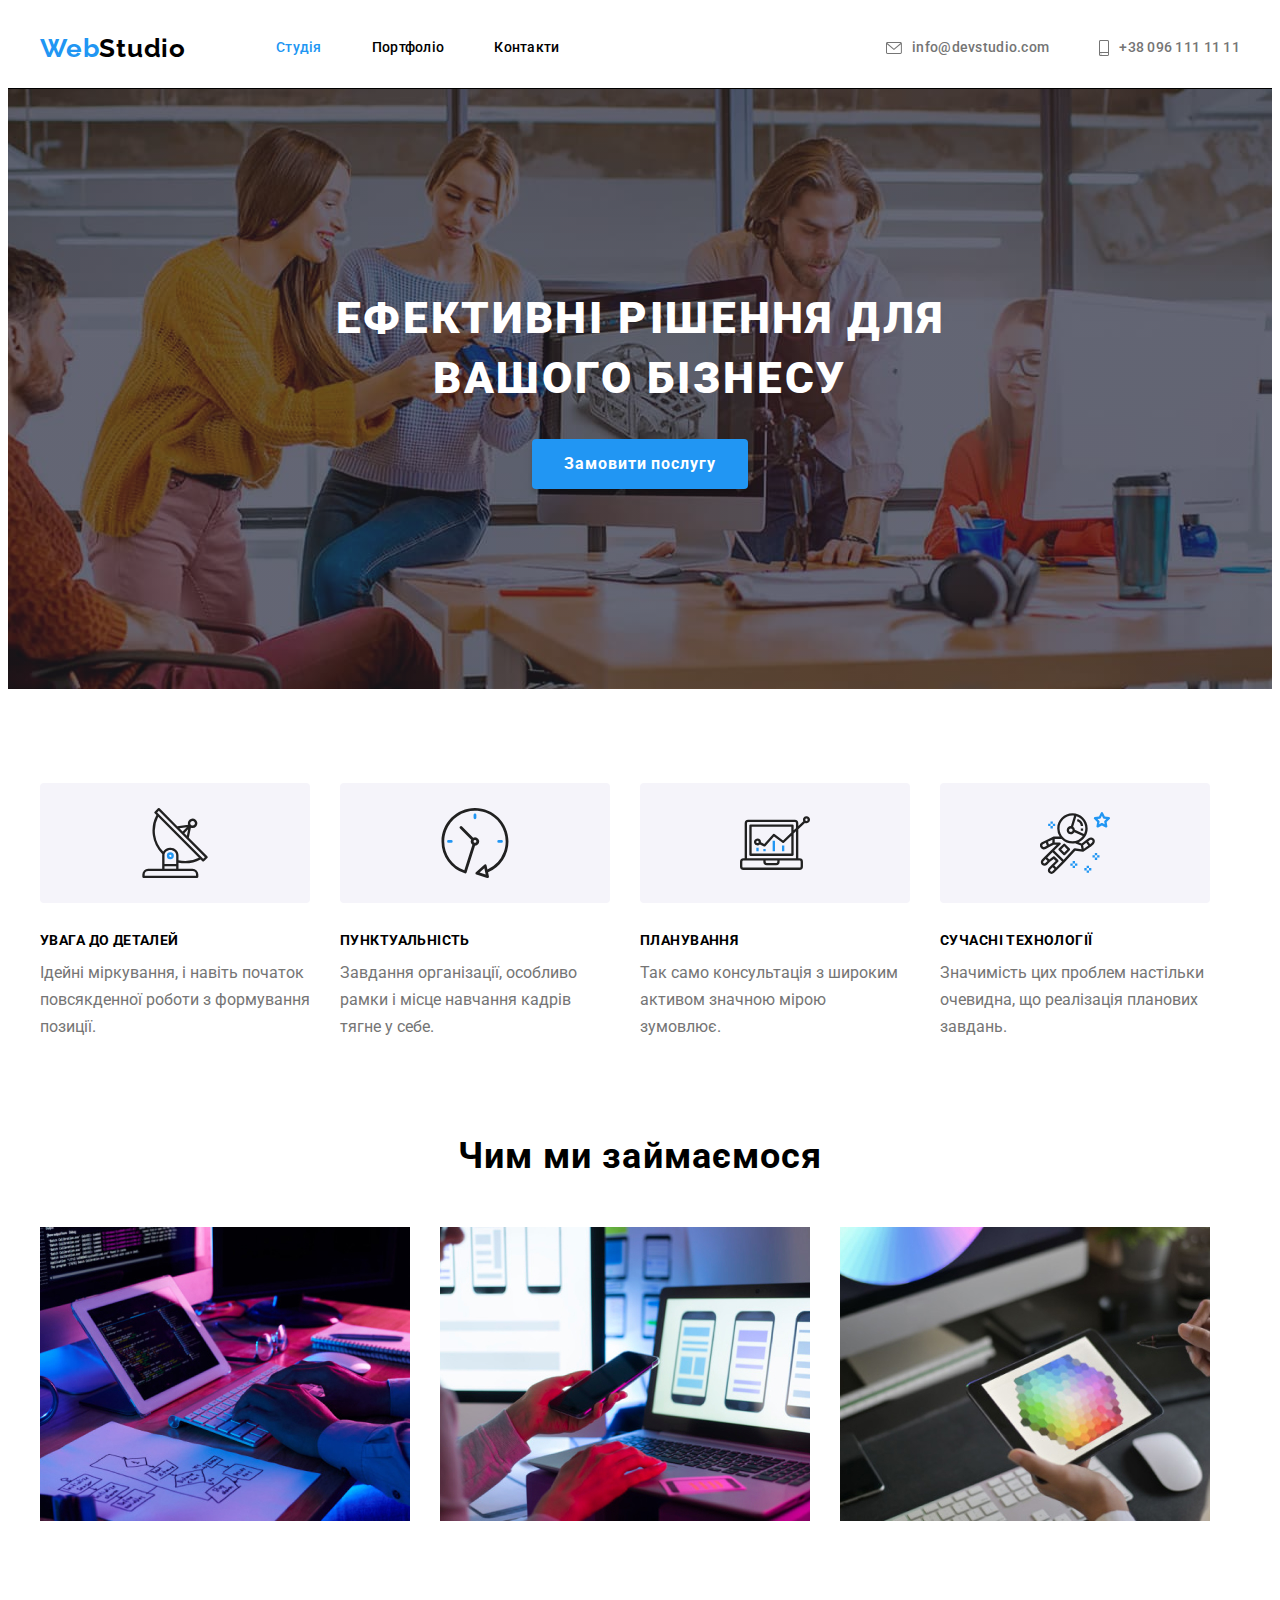
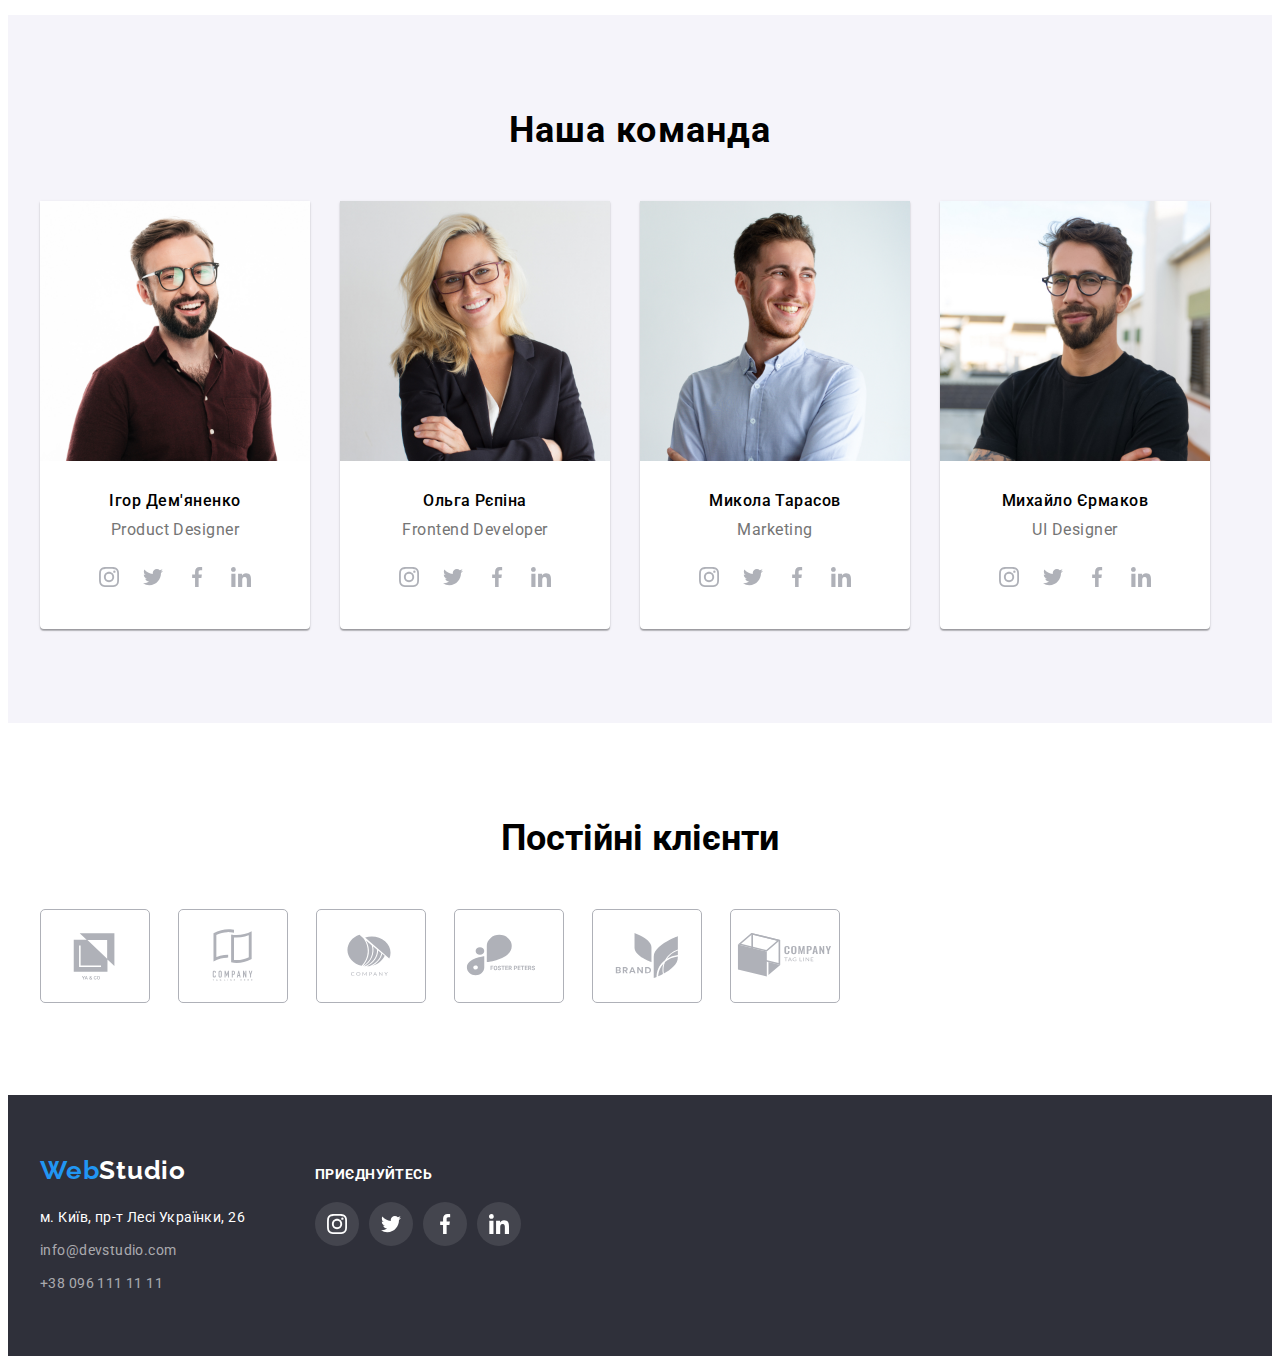
<file: index.html>
<!DOCTYPE html>
<html lang="uk">
<head>
    <meta charset="UTF-8">
    <meta http-equiv="X-UA-Compatible" content="IE=edge">
    <meta name="viewport" content="width=device-width, initial-scale=1.0">
    <title>Студія</title>
    <link rel="preconnect" href="https://fonts.googleapis.com">
    <link rel="preconnect" href="https://fonts.gstatic.com" crossorigin>
    <link href="https://fonts.googleapis.com/css2?family=Raleway:wght@700&family=Roboto:wght@400;500;700;900&display=swap" rel="stylesheet">
    <link rel="stylesheet" href="https://cdnjs.cloudflare.com/ajax/libs/modern-normalize/1.1.0/modern-normalize.min.css"
        integrity="sha512-wpPYUAdjBVSE4KJnH1VR1HeZfpl1ub8YT/NKx4PuQ5NmX2tKuGu6U/JRp5y+Y8XG2tV+wKQpNHVUX03MfMFn9Q=="
        crossorigin="anonymous" referrerpolicy="no-referrer">
    <link rel="stylesheet" href="./CSS/styles.css">
</head>
<body> 
   <header class="header">
    <div class="container-nav">
        <nav class="header-navigation">
        <a class="link-logo" href="/">Web<span class="logo-piece">Studio</span></a>
        <ul class="header-list list">
            <li class="header-item"> <a class="header-link current" href="./index.html">Студія</a></li>
            <li class="header-item"> <a class="header-link" href="./portfolio.html">Портфоліо</a></li>
            <li class="header-item"> <a class="header-link" href="#">Контакти</a></li>
        </ul>
    </nav>
    <ul class="header-contacts list">
         <li class="contacts-item">
            <a class="contacts-link" href="mailto:info@devstudio.com"><svg class="contacts-icon" width="16" height="12">
                <use href="./images/icons.svg#icon-envelope"></use>
            </svg>info@devstudio.com</a></li>
         <li class="contacts-item"><a class="contacts-link" href="tel:+380961111111"><svg class="contacts-icon" width="10" height="16">
            <use href="./images/icons.svg#icon-smartphone"></use>
        </svg>+38 096 111 11 11</a></li>
        
    </ul>
    </div>
   </header> 
   <main class="main">
    <section class="hero">
        <h1 class="hero-title">Ефективні рішення для вашого бізнесу</h1>
        <button class="hero-btn" type="button">Замовити послугу</button>
    </section>
    <section class="benefits">
        <div class="container-benefits">
        <h2 class="visually-hidden">Наші переваги</h2>
        <ul class="benefits-list list ">
            <li class="benefits-item">
            <div class="box-benefits">
             <svg width="70" height="70">
             <use href="./images/icons.svg#icon-antenna-1"></use>
             </svg>
            </div>
            <h3 class="benefits-title">УВАГА ДО ДЕТАЛЕЙ</h3>
                <p class="benefits-txt">Ідейні міркування, і навіть початок повсякденної роботи з формування позиції.</p></li>
            <li class="benefits-item">
                <div class="box-benefits">
                    <svg width="70" height="70">
                        <use href="./images/icons.svg#icon-clock-1"></use>
                    </svg>
                </div>
                <h3 class="benefits-title">ПУНКТУАЛЬНІСТЬ</h3>
                <p class="benefits-txt">Завдання організації, особливо рамки і місце навчання кадрів тягне у себе.</p></li>
            <li class="benefits-item">
                <div class="box-benefits">
                    <svg width="70" height="70">
                        <use href="./images/icons.svg#icon-diagram-1"></use>
                    </svg>
                </div>
                <h3 class="benefits-title">ПЛАНУВАННЯ</h3>
                <p class="benefits-txt">Так само консультація з широким активом значною мірою зумовлює.</p></li>
            <li class="benefits-item">
                <div class="box-benefits">
                    <svg width="70" height="70">
                        <use href="./images/icons.svg#icon-astronaut-1"></use>
                    </svg>
                </div>
                <h3 class="benefits-title">СУЧАСНІ ТЕХНОЛОГІЇ</h3>
                <p class="benefits-txt">Значимість цих проблем настільки очевидна, що реалізація планових завдань.</p></li>
        </ul>
        </div>
    </section>
    <section class="activity">
        <div class="container-activity">
        <h2 class="activity-title">Чим ми займаємося</h2>
        <ul class="activity-list list">
            <li class="activity-item"><img class="activity-img" src="./images/box(1).jpg" alt="Людина робить сируктуру сайту"></li>
            <li class="activity-item"><img class="activity-img" src="./images/box(2).jpg" alt="Людина оптимізує застосунок на комп'ютері"></li>
            <li class="activity-item"><img class="activity-img" src="./images/box(3).jpg" alt="Людина працює з кольорами на планшеті"></li>
        </ul>
        </div>
    </section>
    <section class="team">
        <div class="container-team">
        <h2 class="team-title">Наша команда</h2>
        <ul class="team-list list">
            <li class="team-item"><img class="member-img" src="./images/igor_demyanenko.jpg" width="270" height="260"  alt="фото Ігор Дем'яненко">
                <div class="container-members">  
                <h3 class="team-member">Ігор Дем'яненко</h3>
                <p class="team-txt" lang="en">Product Designer</p>
                    <ul class="team-soc-list">
                    <li class="team-soc-item">
                        <a href="" class="team-soc-link">
                        <svg class="team-soc-icon" width="20" height="20">
                            <use href="./images/icons.svg#icon-instagram-2"></use>
                        </svg></a>
                    </li>
                    <li class="team-soc-item">
                        <a href="" class="team-soc-link">
                        <svg class="team-soc-icon" width="20" height="20">
                            <use href="./images/icons.svg#icon-twitter-1"></use>
                        </svg></a>
                    </li>
                    <li class="team-soc-item">
                        <a href="" class="team-soc-link">
                        <svg class="team-soc-icon" width="20" height="20">
                            <use href="./images/icons.svg#icon-facebook-1"></use>
                        </svg></a>
                    </li>
                    <li class="team-soc-item">
                        <a href="" class="team-soc-link">
                        <svg class="team-soc-icon" width="20" height="20">
                            <use href="./images/icons.svg#icon-linkedin-1"></use>
                        </svg></a>
                    </li>
                    </ul>
                    </div>
            </li>
            <li class="team-item"><img class="member-img" src="./images/olga_repina.jpg" width="270" height="260"  alt="фото Ольга Репіна">
                <div class="container-members">
                <h3 class="team-member">Ольга Рєпіна</h3>
            <p class="team-txt"  lang="en">Frontend Developer</p>
            <ul class="team-soc-list">
                <li class="team-soc-item">
                    <a href="" class="team-soc-link">
                    <svg class="team-soc-icon" width="20" height="20">
                        <use href="./images/icons.svg#icon-instagram-2"></use>
                    </svg></a>
                </li>
                <li class="team-soc-item">
                    <a href="" class="team-soc-link">
                    <svg class="team-soc-icon"  width="20" height="20">
                        <use href="./images/icons.svg#icon-twitter-1"></use>
                    </svg></a>
                </li>
                <li class="team-soc-item">
                    <a href="" class="team-soc-link">
                    <svg class="team-soc-icon"  width="20" height="20">
                        <use href="./images/icons.svg#icon-facebook-1"></use>
                    </svg></a>
                </li>
                <li class="team-soc-item">
                    <a href="" class="team-soc-link">
                    <svg class="team-soc-icon" width="20" height="20">
                        <use href="./images/icons.svg#icon-linkedin-1"></use>
                    </svg></a>
                </li>
            </ul>
            </div>
            </li>
            <li class="team-item"><img class="member-img" src="./images/mykola_tarasov.jpg" width="270" height="260" alt="фото Микола Тарасов">
                <div class="container-members">
                <h3 class="team-member">Микола Тарасов</h3>
                <p class="team-txt"  lang="en">Marketing</p>
            <ul class="team-soc-list">
                <li class="team-soc-item">
                    <a href="" class="team-soc-link">
                    <svg class="team-soc-icon" width="20" height="20">
                        <use href="./images/icons.svg#icon-instagram-2"></use>
                    </svg></a>
                </li>
                <li class="team-soc-item">
                    <a href="" class="team-soc-link">
                    <svg class="team-soc-icon" width="20" height="20">
                        <use href="./images/icons.svg#icon-twitter-1"></use>
                    </svg></a>
                </li>
                <li class="team-soc-item">
                    <a href="" class="team-soc-link">
                    <svg class="team-soc-icon" width="20" height="20">
                        <use href="./images/icons.svg#icon-facebook-1"></use>
                    </svg></a>
                </li>
                <li class="team-soc-item">
                    <a href="" class="team-soc-link">
                    <svg class="team-soc-icon" width="20" height="20">
                        <use href="./images/icons.svg#icon-linkedin-1"></use>
                    </svg></a>
                </li>
            </ul>
            </div>
            </li>
            <li class="team-item"><img class="member-img"  src="./images/myhailo_ermakov.jpg" width="270" height="260" alt="фото Михайло Єрмаков">
                <div class="container-members">
                <h3 class="team-member">Михайло Єрмаков</h3>
                <p class="team-txt"  lang="en">UI Designer</p>
            <ul class="team-soc-list">
                <li class="team-soc-item">
                    <a href="" class="team-soc-link">
                    <svg class="team-soc-icon" width="20" height="20">
                        <use href="./images/icons.svg#icon-instagram-2"></use>
                    </svg></a>
                </li>
                <li class="team-soc-item">
                    <a href="" class="team-soc-link">
                    <svg class="team-soc-icon" width="20" height="20">
                        <use href="./images/icons.svg#icon-twitter-1"></use>
                    </svg></a>
                </li>
                <li class="team-soc-item">
                    <a href="" class="team-soc-link">
                    <svg class="team-soc-icon" width="20" height="20">
                        <use href="./images/icons.svg#icon-facebook-1"></use>
                    </svg></a>
                </li>
                <li class="team-soc-item">
                    <a href="" class="team-soc-link">
                    <svg class="team-soc-icon" width="20" height="20">
                        <use href="./images/icons.svg#icon-linkedin-1"></use>
                    </svg></a>
                </li>
            </ul>
            </div>
            </li>
        </ul>
        </div>
    </section>
    <section class="clients">
        <div class="container-clients">
        <h2 class="clients-title">Постійні клієнти</h2>
        <ul class="clients-list">
            <li class="clients-item">
                
                <a href="" class="clients-link">
                <svg class="clients-icon" width="106" height="60">
                    <use href="./images/icons.svg#icon-Logo"></use>
                </svg>
                </a>
                
            </li>
            <li class="clients-item">
                
                <a href="" class="clients-link">
                    <svg class="clients-icon" width="106" height="60">
                        <use href="./images/icons.svg#icon-Logo-1"></use>
                    </svg>
                </a>
                
            </li>
            <li class="clients-item">
                
                <a href="" class="clients-link">
                    <svg class="clients-icon" width="106" height="60">
                        <use href="./images/icons.svg#icon-Logo-2"></use>
                    </svg>
                </a>
                
            </li>
            <li class="clients-item">
                
                <a href="" class="clients-link">
                    <svg class="clients-icon" width="106" height="60">
                        <use href="./images/icons.svg#icon-Logo-3"></use>
                    </svg>
                </a>
                
            </li>
            <li class="clients-item">
                
                <a href="" class="clients-link">
                    <svg class="clients-icon" width="106" height="60">
                        <use href="./images/icons.svg#icon-Logo-4"></use>
                    </svg>
                </a>
                
            </li>
            <li class="clients-item">
                
                <a href="" class="clients-link">
                    <svg class="clients-icon" width="106" height="60">
                        <use href="./images/icons.svg#icon-Logo-5"></use>
                    </svg>
                </a>
                
            </li>
        </ul>
        </div>
    </section>
</main>
    <footer class="footer">
    <div class="container-footer">
    <div class="box-adress">
    <a class="link-logo" href="/">Web<span class="logo-piece-footer">Studio</span></a>
    <address class="address">
        <ul class="address-list list">
            <li class="address-item"><a class="address-link" href="https://goo.gl/maps/CPtrU1FHBa2aNyZL9" target="_blank" rel="noopener noreferrer nofollow">м. Київ, пр-т Лесі
                Українки, 26</a>
            </li>
            <li class="address-item"><a class="footer-link" href="mailto:info@devstudio.com">info@devstudio.com</a></li>
            <li class="address-item"><a class="footer-link"  href="tel:+380961111111">+38 096 111 11 11</a></li>
        </ul>
    </address>
    </div>
    <div class="box-footer-soc">
        <p class="footer-txt">приєднуйтесь</p>
        <ul class="footer-soc-list">
            <li class="footer-soc-item">
                <a href="" class="footer-soc-link">
                    <svg class="footer-soc-icon" width="20" height="20">
                        <use href="./images/icons.svg#icon-instagram-2"></use>
                    </svg></a>
            </li>
            <li class="footer-soc-item">
                <a href="" class="footer-soc-link">
                    <svg class="footer-soc-icon" width="20" height="20">
                        <use href="./images/icons.svg#icon-twitter-1"></use>
                    </svg></a>
            </li>
            <li class="footer-soc-item">
                <a href="" class="footer-soc-link">
                    <svg class="footer-soc-icon" width="20" height="20">
                        <use href="./images/icons.svg#icon-facebook-1"></use>
                    </svg></a>
            </li>
            <li class="footer-soc-item">
                <a href="" class="footer-soc-link">
                    <svg class="footer-soc-icon" width="20" height="20">
                        <use href="./images/icons.svg#icon-linkedin-1"></use>
                    </svg></a>
            </li>
        </ul>
    </div>
    </div>
    </footer>
</body> 
</html>
</file>
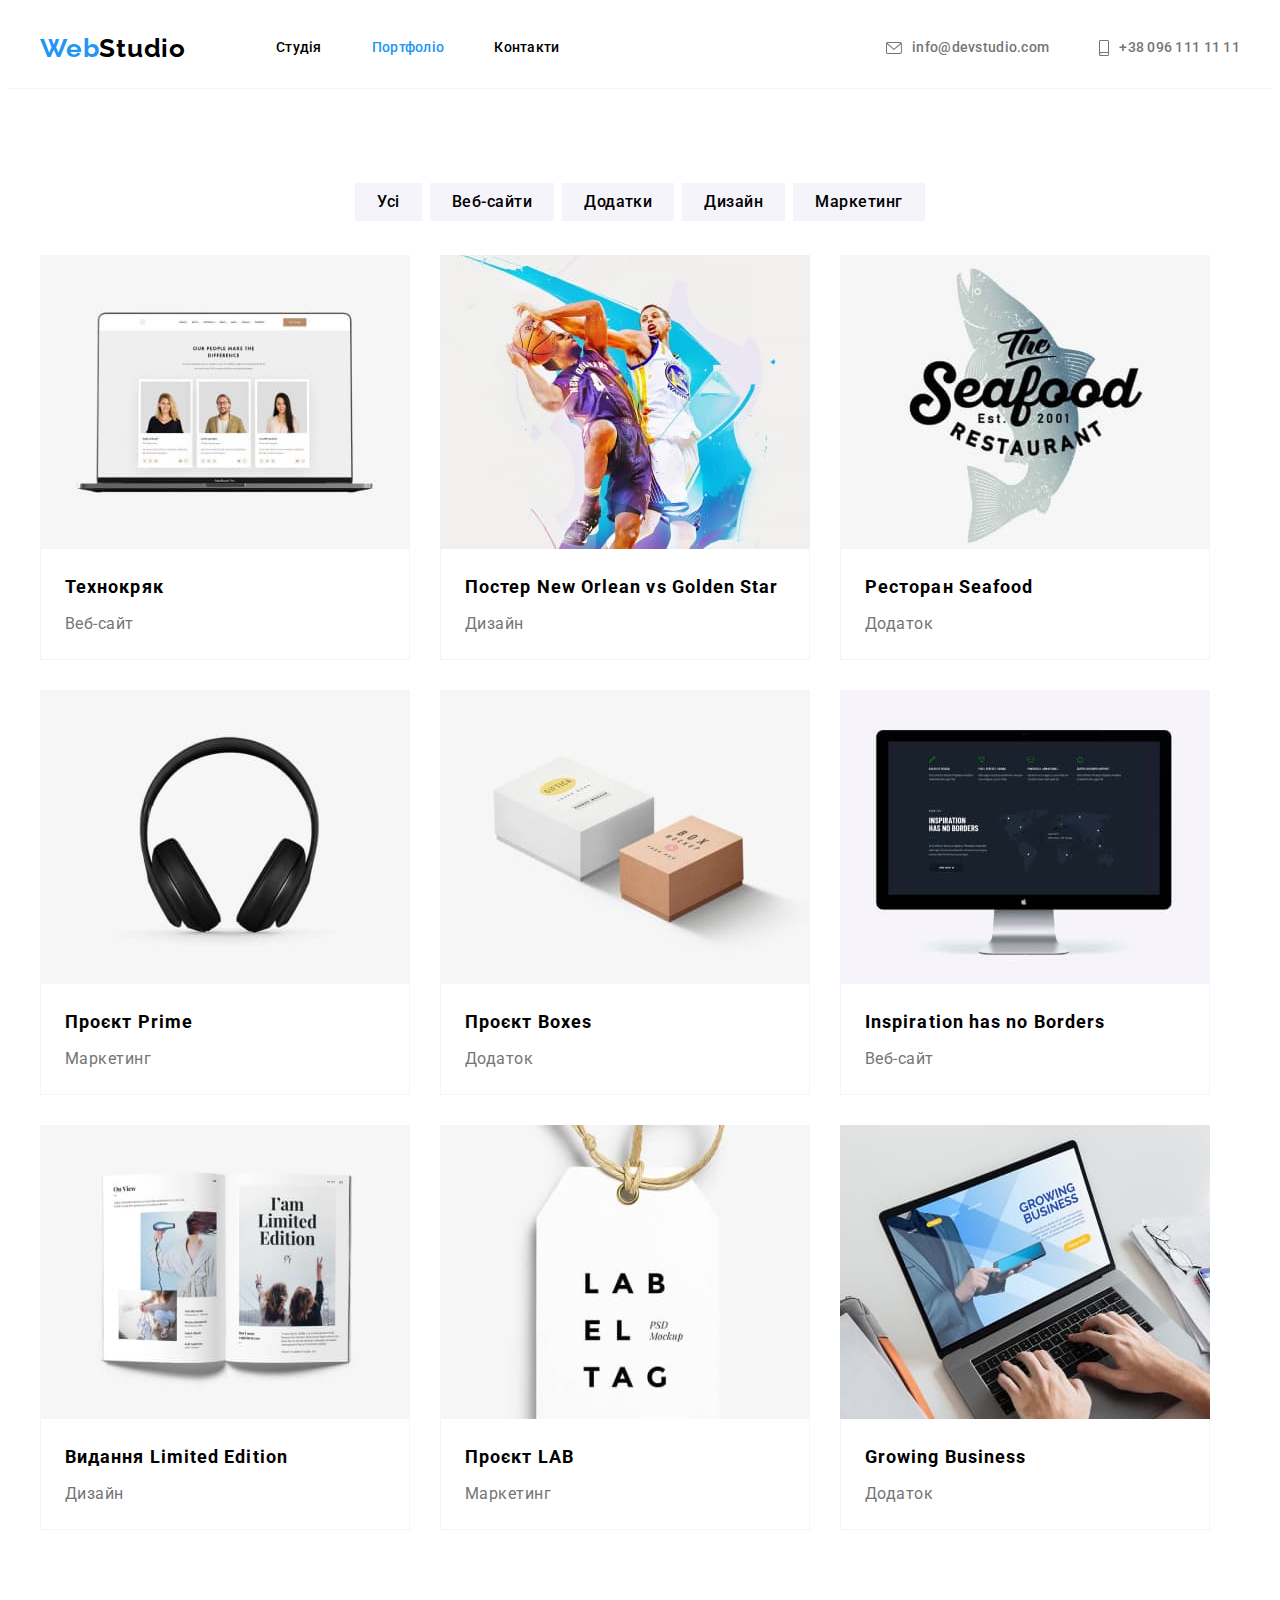
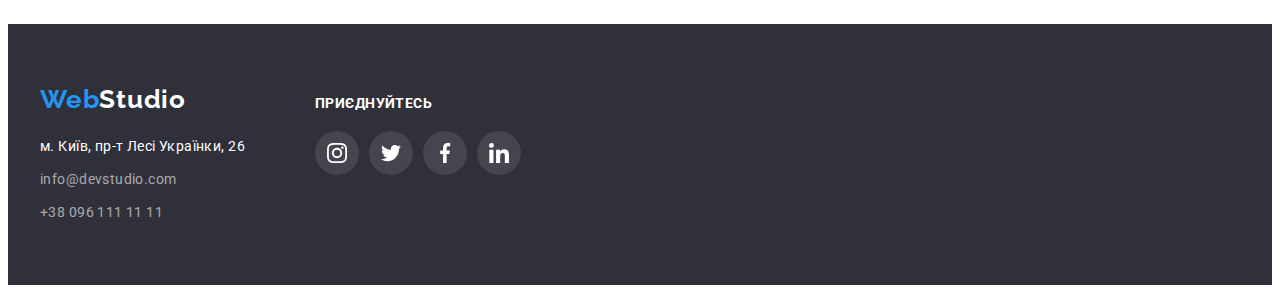
<file: portfolio.html>
<!DOCTYPE html>
<html lang="uk">
<head>
    <meta charset="UTF-8">
    <meta http-equiv="X-UA-Compatible" content="IE=edge">
    <meta name="viewport" content="width=device-width, initial-scale=1.0">
    <title>Портфоліо</title>
    <link rel="preconnect" href="https://fonts.googleapis.com">
    <link rel="preconnect" href="https://fonts.gstatic.com" crossorigin>
    <link href="https://fonts.googleapis.com/css2?family=Raleway:wght@700&family=Roboto:wght@400;500;700;900&display=swap" rel="stylesheet">
    <link rel="stylesheet" href="https://cdnjs.cloudflare.com/ajax/libs/modern-normalize/1.1.0/modern-normalize.min.css"
        integrity="sha512-wpPYUAdjBVSE4KJnH1VR1HeZfpl1ub8YT/NKx4PuQ5NmX2tKuGu6U/JRp5y+Y8XG2tV+wKQpNHVUX03MfMFn9Q=="
        crossorigin="anonymous" referrerpolicy="no-referrer">
    <link rel="stylesheet" href="./CSS/styles.css">
</head>
<body class="portfolio-body">
    <header class="header-portfolio">
        <div class="container-nav">
        <nav class="header-navigation">
            <a class="link-logo" href="/">Web<span class="logo-piece">Studio</span></a>
            <ul class="header-list list">
                <li class="header-item"> <a class="header-link" href="./index.html">Студія</a></li>
                <li class="header-item"> <a class="header-link current"  href="./portfolio.html">Портфоліо</a></li>
                <li class="header-item"> <a class="header-link" href="#">Контакти</a></li>
            </ul>
        </nav>
        <ul class="header-contacts list">
            <li class="contacts-item">
                <a class="contacts-link" href="mailto:info@devstudio.com"><svg class="contacts-icon" width="16" height="12">
                        <use href="./images/icons.svg#icon-envelope"></use>
                    </svg>info@devstudio.com</a>
            </li>
            <li class="contacts-item"><a class="contacts-link" href="tel:+380961111111"><svg class="contacts-icon" width="10"
                        height="16">
                        <use href="./images/icons.svg#icon-smartphone"></use>
                    </svg>+38 096 111 11 11</a></li>
        
        </ul>
        </div>
    </header>
    <main>
        <section class="portfolio">
            <div class="container-portfolio">
            <h1 class="visually-hidden">Портфоліо проектів</h1>
                <ul class="filter-list list">
                    <li><button class="filter-link" type="button">Усі</button></li>
                    <li><button class="filter-link" type="button">Веб-сайти</button></li>
                    <li><button class="filter-link" type="button">Додатки</button></li>
                    <li><button class="filter-link" type="button">Дизайн</button></li>
                    <li><button class="filter-link" type="button">Маркетинг</button></li>               
                </ul>
                <ul class="portfolio-list list">
                    <li class="portfolio-item">
                        <a href="" class="portfolio-link">
                        <img class="portfolio-img" src="./images/portfolio_1.jpg" width="370" height="294" alt="постер готового проекту">
                        <div class="txt-box"><h3 class="portfolio-title">Технокряк</h3>
                        <p class="portfolio-txt">Веб-сайт</p>
                    </div>
                    </a>
                    </li>
                    <li class="portfolio-item">
                        <a href="" class="portfolio-link">
                        <img class="portfolio-img" src="./images/portfolio_2.jpg" width="370" height="294" alt="постер готового проекту">
                        <div class="txt-box"><h3 class="portfolio-title">Постер New Orlean vs Golden Star</h3>
                        <p class="portfolio-txt">Дизайн</p>
                    </div>
                    </a>
                    </li>
                    <li class="portfolio-item"><a href="" class="portfolio-link">
                        <img class="portfolio-img" src="./images/portfolio_3.jpg" width="370" height="294" alt="постер готового проекту">
                        <div class="txt-box"><h3 class="portfolio-title">Ресторан Seafood</h3>
                        <p class="portfolio-txt">Додаток</p>
                    </div>
                </a>
                    </li>
                    <li class="portfolio-item"><a href="" class="portfolio-link">
                        <img class="portfolio-img" src="./images/portfolio_4.jpg" width="370" height="294" alt="постер готового проекту">
                        <div class="txt-box"><h3 class="portfolio-title">Проєкт Prime</h3>
                        <p class="portfolio-txt">Маркетинг</p>
                    </div>
                </a>
                    </li>
                    <li class="portfolio-item"><a href="" class="portfolio-link">
                        <img class="portfolio-img" src="./images/portfolio_5.jpg" width="370" height="294" alt="постер готового проекту">
                        <div class="txt-box"><h3 class="portfolio-title">Проєкт Boxes </h3>
                        <p class="portfolio-txt">Додаток</p>
                    </div>
                </a>
                    </li>
                    <li class="portfolio-item"><a href="" class="portfolio-link">
                        <img class="portfolio-img" src="./images/portfolio_6.jpg" width="370" height="294" alt="постер готового проекту">
                        <div class="txt-box"><h3 class="portfolio-title">Inspiration has no Borders</h3>
                        <p class="portfolio-txt">Веб-сайт</p>
                    </div>
                </a>
                    </li>
                    <li class="portfolio-item"><a href="" class="portfolio-link">
                        <img class="portfolio-img" src="./images/portfolio_7.jpg" width="370" height="294" alt="постер готового проекту">
                        <div class="txt-box"><h3 class="portfolio-title">Видання Limited Edition</h3>
                        <p class="portfolio-txt">Дизайн</p>
                    </div>
                </a>
                    </li>
                    <li class="portfolio-item"><a href="" class="portfolio-link">
                        <img class="portfolio-img" src="./images/portfolio_8.jpg" width="370" height="294" alt="постер готового проекту">
                        <div class="txt-box"><h3 class="portfolio-title">Проєкт LAB</h3>
                        <p class="portfolio-txt">Маркетинг</p>
                    </div>
                </a>
                    </li>
                    <li class="portfolio-item"><a href="" class="portfolio-link">
                        <img class="portfolio-img" src="./images/portfolio_9.jpg" width="370" height="294" alt="постер готового проекту">
                        <div class="txt-box"><h3 class="portfolio-title">Growing Business</h3>
                        <p class="portfolio-txt">Додаток</p>
                    </div>
                </a>
                    </li>
            </ul>
        </div>
        </section>
    </main>
    <footer class="footer">
        <div class="container-footer">
            <div class="box-adress">
                <a class="link-logo" href="/">Web<span class="logo-piece-footer">Studio</span></a>
                <address class="address">
                    <ul class="address-list list">
                        <li class="address-item"><a class="address-link" href="https://goo.gl/maps/CPtrU1FHBa2aNyZL9"
                                target="_blank" rel="noopener noreferrer nofollow">м. Київ, пр-т Лесі
                                Українки, 26</a>
                        </li>
                        <li class="address-item"><a class="footer-link"
                                href="mailto:info@devstudio.com">info@devstudio.com</a></li>
                        <li class="address-item"><a class="footer-link" href="tel:+380961111111">+38 096 111 11 11</a></li>
                    </ul>
                </address>
            </div>
            <div class="box-footer-soc">
                <p class="footer-txt">приєднуйтесь</p>
                <ul class="footer-soc-list">
                    <li class="footer-soc-item">
                        <a href="" class="footer-soc-link">
                            <svg class="footer-soc-icon" width="20" height="20">
                                <use href="./images/icons.svg#icon-instagram-2"></use>
                            </svg></a>
                    </li>
                    <li class="footer-soc-item">
                        <a href="" class="footer-soc-link">
                            <svg class="footer-soc-icon" width="20" height="20">
                                <use href="./images/icons.svg#icon-twitter-1"></use>
                            </svg></a>
                    </li>
                    <li class="footer-soc-item">
                        <a href="" class="footer-soc-link">
                            <svg class="footer-soc-icon" width="20" height="20">
                                <use href="./images/icons.svg#icon-facebook-1"></use>
                            </svg></a>
                    </li>
                    <li class="footer-soc-item">
                        <a href="" class="footer-soc-link">
                            <svg class="footer-soc-icon" width="20" height="20">
                                <use href="./images/icons.svg#icon-linkedin-1"></use>
                            </svg></a>
                    </li>
                </ul>
            </div>
        </div>
    </footer>
</body>
</html>
</file>
<file: CSS/styles.css>
:root{
    --primary-text-color:#000000;
    --akcent-text-color: #2196F3;
    --paragraph-text-color:#757575;
    --alternative-text-color:#FFFFFF;
    --backround-color:#FFFFFF;
}
p,
h1,
h2,
h3,
h4,
h5,
h6 {
    margin: 0;
}
ul,
ol {
    margin: 0;
    padding-left: 0;
    list-style-type: none;
}
button {
    cursor: pointer;
}
address {
    font-style: normal;
}
img {
    display: block;
}
body{
font-family: 'Roboto', sans-serif;
color:var(--primary-text-color);

}
.container-nav{
    width: 1200px;
    padding-left: 15px;
    padding-right: 15px;
}
.container-benefits,
.container-activity,
.container-team,
.container-footer,
.container-portfolio,
.container-clients{
    width: 1200px;
    margin-left: auto;
    margin-right: auto;
    padding-left: 15px;
    padding-right: 15px;
}
/*.list{
    list-style-type: none;  
}
/*--header style-*/
.link-logo{
    
display: flex;
align-items: center;
font-family: 'Raleway';
font-weight: 700;
font-size: 26px;
line-height: 1.19;
letter-spacing: 0.03em;
color: var(--akcent-text-color); 
text-decoration: none;  
}
.logo-piece{
color: var(--primary-text-color);  
}
.header{
    border-bottom: 1px solid;

}
.header-link{
    display: block;
    padding-top: 32px;
    padding-bottom: 32px;;
    font-weight: 500;
    font-size: 14px;
    line-height: 1.14;
    letter-spacing: 0.02em;
    text-decoration: none;
    color: var(--primary-text-color);
}
.header-link.current{
    color:var(--akcent-text-color)
}

.contacts-item{
    display: flex;
}
.contacts-icon{
    fill: var(--paragraph-text-color);
}
.contacts-item+.contacts-item{
    margin-left: 50px;
}
.contacts-link{
    display: flex;
    justify-content: center;
    align-items: center;
    gap: 10px;
    padding-top: 32px;
    padding-bottom: 32px;
    font-weight: 500;
    font-size: 14px;
    line-height: 1.14;
    letter-spacing: 0.02em;
    color:var(--paragraph-text-color);
    text-decoration: none;
}
.header-link:hover,
.address-link:hover,
.contacts-link:hover,
.footer-link:hover{
    color:var(--akcent-text-color);
}
.header-link:focus,
.address-link:focus,
.contacts-link:focus{
    color:var(--akcent-text-color);  
}
.contacts-link:hover .contacts-icon,
.contacts-link:focus .contacts-icon
{
    fill:var(--akcent-text-color);
}
.container-nav{
    display: flex;
    align-items: center;
    width: 1200px;
    margin-left: auto;
    margin-right: auto;
    padding-left: 15px;
    padding-right: 15px;
}
.header-navigation{
    display: flex;
}
.header-contacts{
display: flex;
margin-left: auto;
}
.header-list{
    display: flex;
    margin-left: 90px;
}
.header-item:not(:last-child){

    margin-right: 50px;
}
.header-portfolio{
    border-bottom: 1px solid rgb(245, 244 ,250);
}
/*main style*/
.hero{
    padding-top: 200px;
    padding-bottom: 200px;
    max-width: 1600px;
    margin-left: auto;
    margin-right: auto;
    background-color:#2F303A; 
    text-align: center;
    background-image: linear-gradient(rgba(47, 48, 58, 0.4), rgba(47, 48, 58, 0.4)), url(../images/hero.jpg);
    background-position: center;
    background-repeat: no-repeat;
    background-size: cover;
    
}
.hero-title{
    margin-left: auto;
    margin-right: auto;
    width: 696px;;
    font-weight: 900;
    font-size: 44px;
    line-height: 1.36;
    letter-spacing: 0.06em;
    text-transform: uppercase;
    color:var(--alternative-text-color);
}
.hero-btn{
        display: inline-block;
        padding: 10px 32px;
        margin-top: 30px;
        border: none;
        box-shadow: 0px 4px 4px rgba(0, 0, 0, 0.15);
        border-radius: 4px;
        font-family: inherit;
        font-weight: 700;
        font-size: 16px;
        line-height: 1.88;
        letter-spacing: 0.06em;
        color: var(--alternative-text-color);
        background-color: var(--akcent-text-color);
}
.hero-btn:hover,
.hero-btn:focus{
background-color: #188CE8;
}

/*--benefits style*/

.visually-hidden {
    position: absolute;
    white-space: nowrap;
    width: 1px;
    height: 1px;
    overflow: hidden;
    border: 0;
    padding: 0;
    clip: rect(0 0 0 0);
    clip-path: inset(50%);
    margin: -1px;
}
.benefits{
    padding-top: 94px;
    padding-bottom: 94px;
}
.benefits-list {
    display: flex;
}
.benefits-item{
    width: 270px;
}
.benefits-item +.benefits-item{
    margin-left: 30px;
}
.box-benefits{
    min-width: 270px;
    height: 120px;
    background-color: #F5F4FA;
    display: flex;
    align-items: center;
    justify-content: center;
    border-radius: 4px;
    margin-bottom: 30px;
}
/*.benefits-item::before{
    content: "";
    display: block;
    height: 120px;
    background-color:#F5F4FA ;
    border-radius: 4px;
    margin-bottom: 30px;
}
.benefits-item:nth-child(1)::before{
    background-image: url(./images/antenna/1.svg);
    background-repeat: no-repeat;
    background-position: center;
}
.benefits-item:nth-child(2)::before {
    background-image: url(../images/clock\ 1.svg);
    background-repeat: no-repeat;
    background-position: center;
}
.benefits-item:nth-child(3)::before {
    background-image: url(../images/diagram\ 1.svg);
    background-repeat: no-repeat;
    background-position: center;
}
.benefits-item:nth-child(4)::before {
    background-image: url(../images/astronaut\ 1.svg);
    background-repeat: no-repeat;
    background-position: center;
}*/
.benefits-title{
font-weight: 700;
font-size: 14px;
line-height: 1.14;
letter-spacing: 0.03em;
color:var(--primary-text-color);
}
.benefits-txt{
margin-top:  10px;
line-height: 1.71;
color:var(--paragraph-text-color) ;
}
.activity{
    padding-bottom: 94px;
}

.activity-title{
    margin-bottom: 50px;
    font-weight: 700;
    font-size: 36px;
    line-height: 1.17;
    letter-spacing: 0.03em;
    text-align: center;
}
.activity-list {
    display: flex;
}
.activity-item{
    width: 370px;
}
.activity-item+.activity-item {
    margin-left: 30px;
}
.activity-img{
    height: 294px;
}
.team{
    background-color:#F5F4FA;
    padding-top: 94px;
    padding-bottom: 94px;
}
.team-list{
    display: flex;
    
}
.team-item{
    background-color:var(--backround-color) ;
    width: 270px;
    box-shadow: 0px 1px 3px rgba(0, 0, 0, 0.12), 0px 1px 1px rgba(0, 0, 0, 0.14), 0px 2px 1px rgba(0, 0, 0, 0.2);
    border-radius: 0px 0px 4px 4px;
}
.team-item+.team-item{
    margin-left: 30px;
}
.team-title{
    margin-bottom: 50px;
    font-weight: 700;
    font-size: 36px;
    line-height: 1.17;
    text-align: center;
    letter-spacing: 0.03em;
}

.team-soc-list{
    display: flex;
    justify-content: center;
    align-items: center;
}
.team-soc-item{
    width: 44px;
    height: 44px;  
}
.team-soc-icon{
    fill: #AFB1B8;
}
.team-soc-link:hover,
.team-soc-link:focus{
    background-color:var(--akcent-text-color);
    
}
.team-soc-link:hover .team-soc-icon,
.team-soc-link:focus .team-soc-icon{
fill:var(--alternative-text-color);
}
.team-soc-link{
   display:flex;
   justify-content: center;
   align-items: center;
   border-radius: 50%;
   gap: 10px;
   width: 100%;
   height: 100%;
   
   
}

.container-members{
    padding-top: 30px;
    padding-bottom: 30px;
}
.team-member{
    margin-bottom: 10px;
    font-weight: 500;
    font-size: 16px;
    line-height: 1.19;
    letter-spacing: 0.03em;
    text-align: center;
    color: var(--primary-text-color);
}
.team-txt{
margin-bottom: 16px;
line-height: 1.19;
letter-spacing: 0.03em;
text-align: center;
color: var(--paragraph-text-color);
}
.container-clients{
padding-top: 94px;
padding-bottom: 94px;
}
.clients-title{
margin-bottom: 50px;
font-weight: 700;
font-size: 36px;
line-height:calc(42/36);
text-align: center;
}
.clients-list{
    display: flex;
    gap: 30px;
}
.clients-item{
    width: calc((100%-150px) / 6);
    height: 92px;
}
.clients-link{
    display: flex;
    justify-content: center;
    align-items: center;
    width: 100%;
    height: 100%;
    border: 1px solid #AFB1B8;
    border-radius: 5px;
}
.clients-icon{
    fill: #AFB1B8;
}
.clients-link:hover .clients-icon,
.clients-link:focus .clients-icon{
    fill: var(--akcent-text-color);
}
.clients-link:hover,
.clients-link:focus{
    border-color: var(--akcent-text-color);
}
.footer{
background-color:#2F303A;
padding-top: 60px;
padding-bottom: 60px;
}

.logo-piece-footer{
color:var(--alternative-text-color);
}
.address{
    margin-top: 20px;
}
.address-item:not(:last-child){
    margin-bottom: 9px;
}
.address-link {
 font-size: 14px;
 line-height: 1.71;
 letter-spacing: 0.03em;
 color: var(--alternative-text-color);
 text-decoration: none;
}
.footer-link{
font-size: 14px;
line-height: 1.71;
letter-spacing: 0.03em;
color: rgba(255, 255, 255, 0.6);
text-decoration: none;
}
.container-footer{
    display: flex;
    align-items: baseline;
    gap: 70px;
}
.footer-txt{
    font-weight: 700;
    font-size: 14px;
    line-height:calc(16/14);
    letter-spacing: 0.03em;
    color: var(--alternative-text-color);
    text-transform: uppercase;
    margin-bottom: 20px;
}
.footer-soc-list{
    display: flex;
    justify-content: center;
    align-items: center;
    gap: 10px;
}
.footer-soc-item{
    width: 44px;
    height: 44px;
    
    
    
}
.footer-soc-link{
    display: flex;
    justify-content: center;
    align-items: center;
    width: 100%;
    height:100%;
    background-color: rgba(255, 255, 255, 0.1);;
    border-radius: 50%;
}
.footer-soc-link:hover,
.footer-soc-link:focus{
    background-color:var(--akcent-text-color)
}
.footer-soc-icon{
    fill: var(--alternative-text-color);
}
.filter-list{
    display: flex;
    justify-content: center;
    gap: 8px;
    margin-bottom: 34px;
}
.filter-link{
display: block;
border: none;
padding: 6px 22px;
background-color:#F5F4FA ;
font-family:inherit;
font-weight: 500;
font-size: 16px;
line-height: 1.62;
text-align: center;
letter-spacing: 0.03em;
color:var(--primary-text-color)
}
.filter-link:hover,
.filter-link:focus{
    color:var(--alternative-text-color);
    background-color:var(--akcent-text-color);
}
.portfolio{
    padding-top: 94px;
    padding-bottom: 94px;
}

.portfolio-title{
    margin-bottom: 4px;
    font-weight: 700;
    color: var(--primary-text-color);
    font-size: 18px;
    line-height: 2;
    letter-spacing: 0.06em; 
}
.portfolio-txt{
line-height: 1.88;
letter-spacing: 0.03em;
color: var(--paragraph-text-color);
}
.portfolio-list{
    display: flex;
    flex-wrap: wrap;
    
}
.portfolio-item{
    margin-right: 30px;
    margin-bottom: 30px;
    
}
.portfolio-item:nth-child(3n){
    margin-right: 0;
}
.portfolio-item:nth-last-child(-n+3){
    margin-bottom: 0;
}
.txt-box{
    padding-top: 20px;
    padding-bottom: 20px;
    padding-left: 24px;
    padding-right: 24px;
    border: 1px solid #F5F4FA ; 
    border-top: none;
}
.portfolio-link{
    display: block;
    text-decoration: none;
    
}
.portfolio-link:hover,
.portfolio-link:focus{
    box-shadow: 0px 1px 1px rgba(0, 0, 0, 0.12), 0px 4px 4px rgba(0, 0, 0, 0.06), 1px 4px 6px rgba(0, 0, 0, 0.16);
}
</file>
